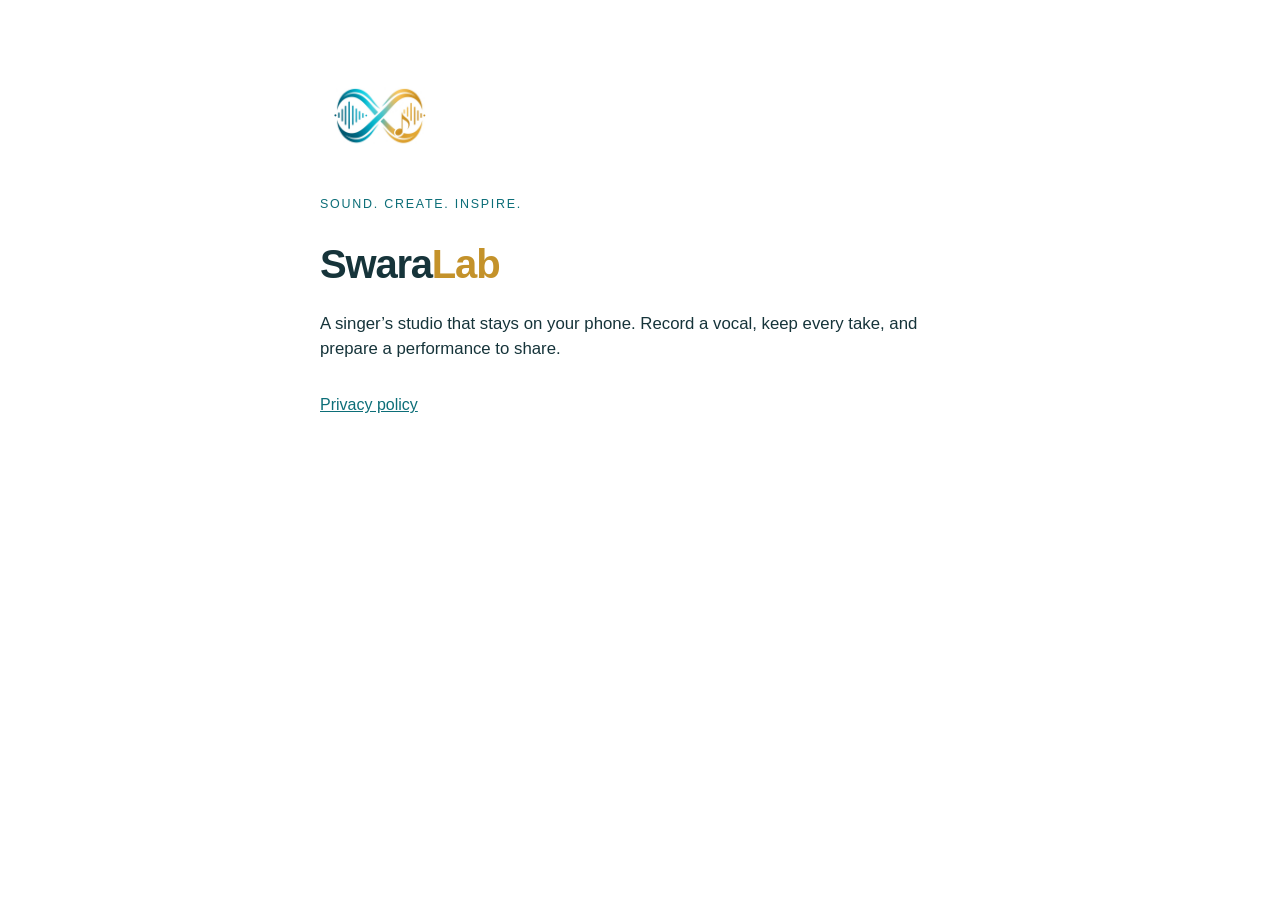
<file: docs/index.html>
<!DOCTYPE html>
<html lang="en">
<head>
  <meta charset="utf-8">
  <meta name="viewport" content="width=device-width, initial-scale=1">
  <title>SwaraLab</title>
  <link rel="icon" href="icon.png">
  <link rel="stylesheet" href="site.css">
</head>
<body>
  <main>
    <img src="icon.png" alt="">
    <p class="mark">Sound. Create. Inspire.</p>
    <h1>Swara<span>Lab</span></h1>
    <p>A singer’s studio that stays on your phone. Record a vocal, keep every take, and prepare a performance to share.</p>
    <nav>
      <a href="privacy/">Privacy policy</a>
    </nav>
  </main>
</body>
</html>
</file>
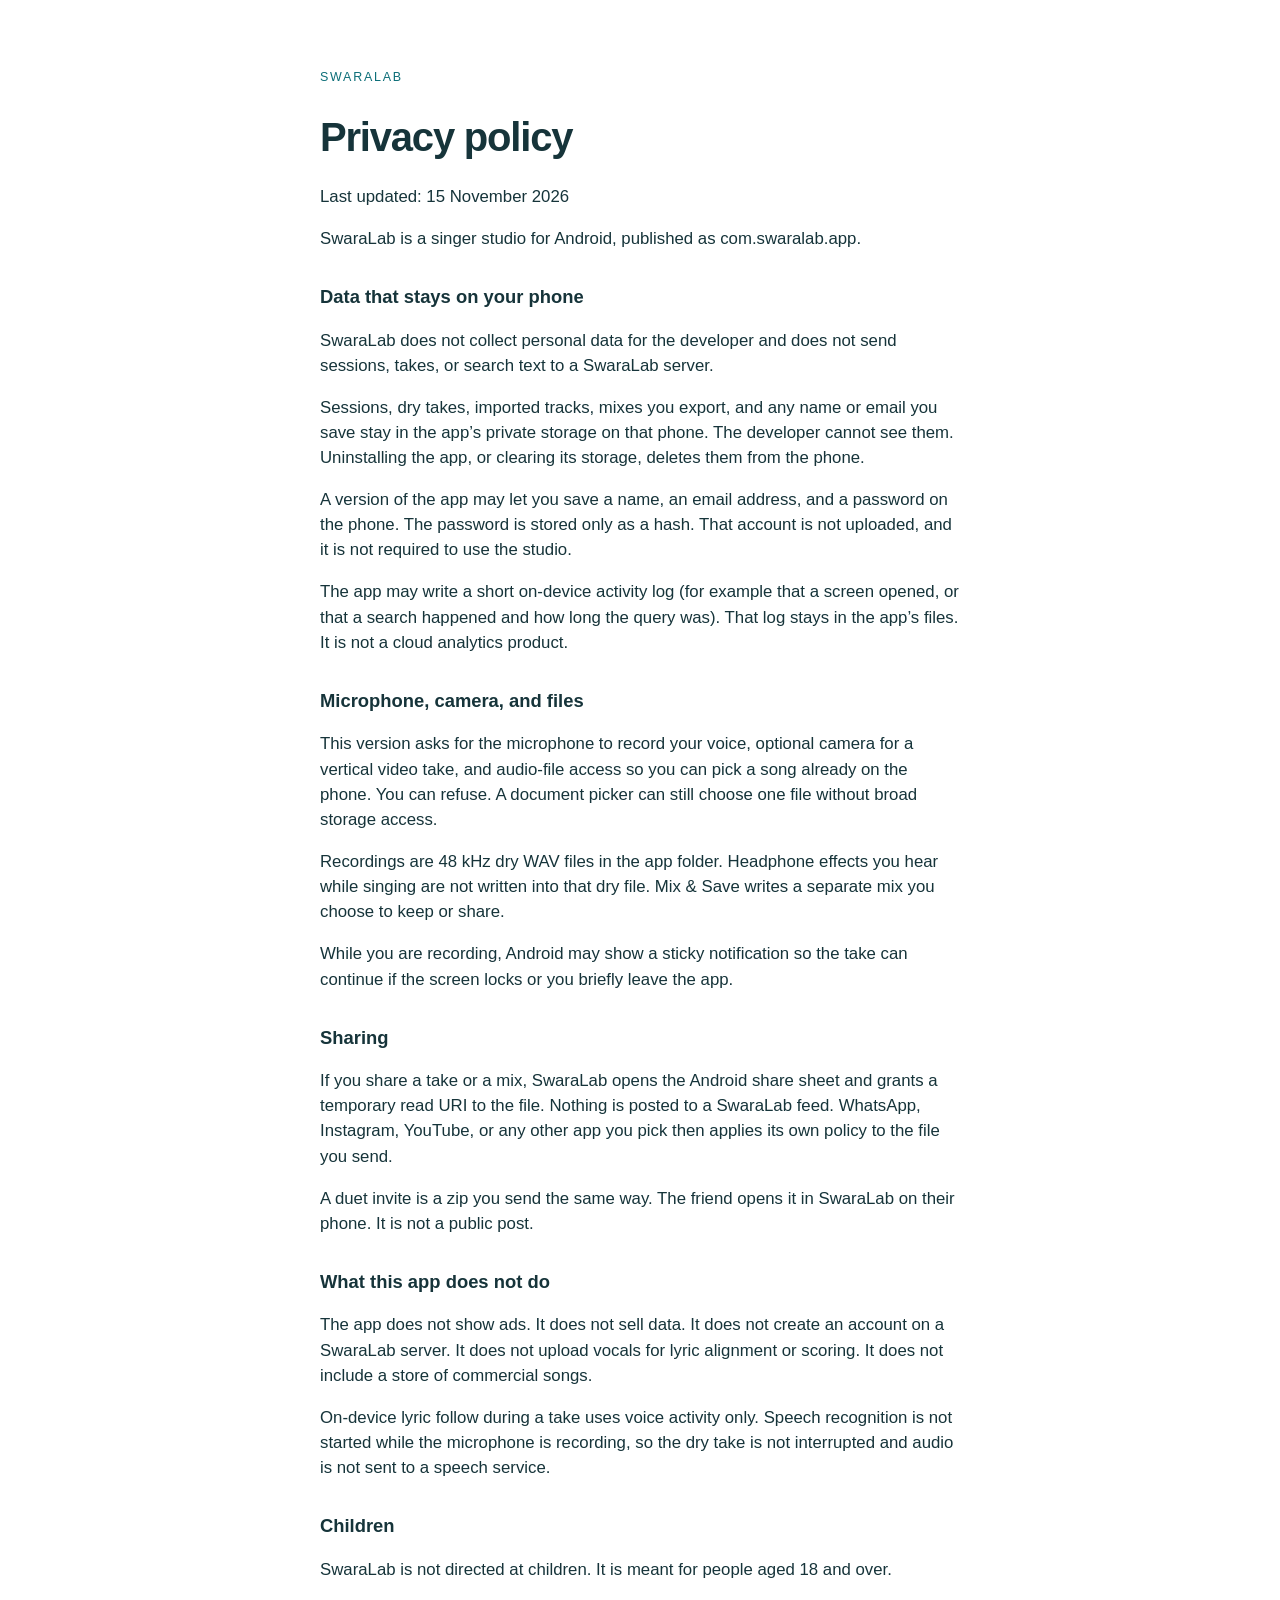
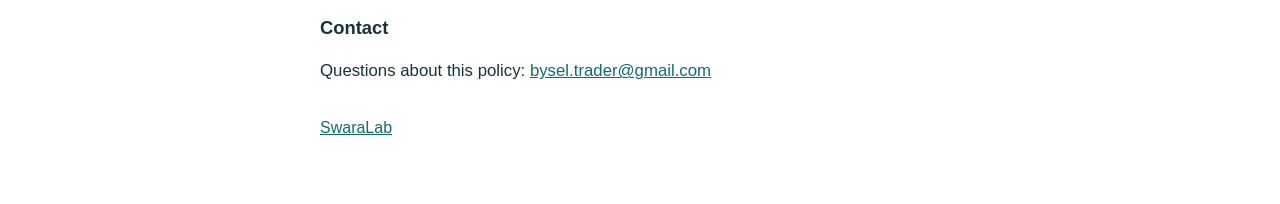
<file: docs/privacy/index.html>
<!DOCTYPE html>
<html lang="en">
<head>
  <meta charset="utf-8">
  <meta name="viewport" content="width=device-width, initial-scale=1">
  <title>SwaraLab privacy policy</title>
  <link rel="icon" href="../icon.png">
  <link rel="stylesheet" href="../site.css">
</head>
<body>
  <main>
    <p class="mark">SwaraLab</p>
    <h1>Privacy policy</h1>
    <p>Last updated: 15 November 2026</p>
    <p>SwaraLab is a singer studio for Android, published as com.swaralab.app.</p>

    <h2>Data that stays on your phone</h2>
    <p>SwaraLab does not collect personal data for the developer and does not send sessions, takes, or search text to a SwaraLab server.</p>
    <p>Sessions, dry takes, imported tracks, mixes you export, and any name or email you save stay in the app’s private storage on that phone. The developer cannot see them. Uninstalling the app, or clearing its storage, deletes them from the phone.</p>
    <p>A version of the app may let you save a name, an email address, and a password on the phone. The password is stored only as a hash. That account is not uploaded, and it is not required to use the studio.</p>
    <p>The app may write a short on-device activity log (for example that a screen opened, or that a search happened and how long the query was). That log stays in the app’s files. It is not a cloud analytics product.</p>

    <h2>Microphone, camera, and files</h2>
    <p>This version asks for the microphone to record your voice, optional camera for a vertical video take, and audio-file access so you can pick a song already on the phone. You can refuse. A document picker can still choose one file without broad storage access.</p>
    <p>Recordings are 48 kHz dry WAV files in the app folder. Headphone effects you hear while singing are not written into that dry file. Mix &amp; Save writes a separate mix you choose to keep or share.</p>
    <p>While you are recording, Android may show a sticky notification so the take can continue if the screen locks or you briefly leave the app.</p>

    <h2>Sharing</h2>
    <p>If you share a take or a mix, SwaraLab opens the Android share sheet and grants a temporary read URI to the file. Nothing is posted to a SwaraLab feed. WhatsApp, Instagram, YouTube, or any other app you pick then applies its own policy to the file you send.</p>
    <p>A duet invite is a zip you send the same way. The friend opens it in SwaraLab on their phone. It is not a public post.</p>

    <h2>What this app does not do</h2>
    <p>The app does not show ads. It does not sell data. It does not create an account on a SwaraLab server. It does not upload vocals for lyric alignment or scoring. It does not include a store of commercial songs.</p>
    <p>On-device lyric follow during a take uses voice activity only. Speech recognition is not started while the microphone is recording, so the dry take is not interrupted and audio is not sent to a speech service.</p>

    <h2>Children</h2>
    <p>SwaraLab is not directed at children. It is meant for people aged 18 and over.</p>

    <h2>Contact</h2>
    <p>Questions about this policy: <a href="mailto:bysel.trader@gmail.com">bysel.trader@gmail.com</a></p>
    <nav>
      <a href="../">SwaraLab</a>
    </nav>
  </main>
</body>
</html>
</file>
<file: docs/site.css>
:root {
  color: #16343a;
  background: #ffffff;
  font-family: "Segoe UI", Helvetica, Arial, sans-serif;
  line-height: 1.5;
}

body {
  margin: 0;
}

main {
  max-width: 40rem;
  margin: 0 auto;
  padding: 3.5rem 1.5rem 4rem;
}

img {
  width: 7.5rem;
  height: 7.5rem;
}

h1 {
  margin: 1.25rem 0 0.25rem;
  font-size: 2.5rem;
  font-weight: 650;
  letter-spacing: -0.03em;
}

h1 span {
  color: #c4922a;
}

h2 {
  margin: 2rem 0 0.5rem;
  font-size: 1.15rem;
}

p,
li {
  font-size: 1.05rem;
}

a {
  color: #0c6e78;
}

.mark {
  color: #0c6e78;
  letter-spacing: 0.14em;
  text-transform: uppercase;
  font-size: 0.78rem;
}

nav {
  margin-top: 2rem;
}

nav a {
  margin-right: 1.25rem;
}
</file>
